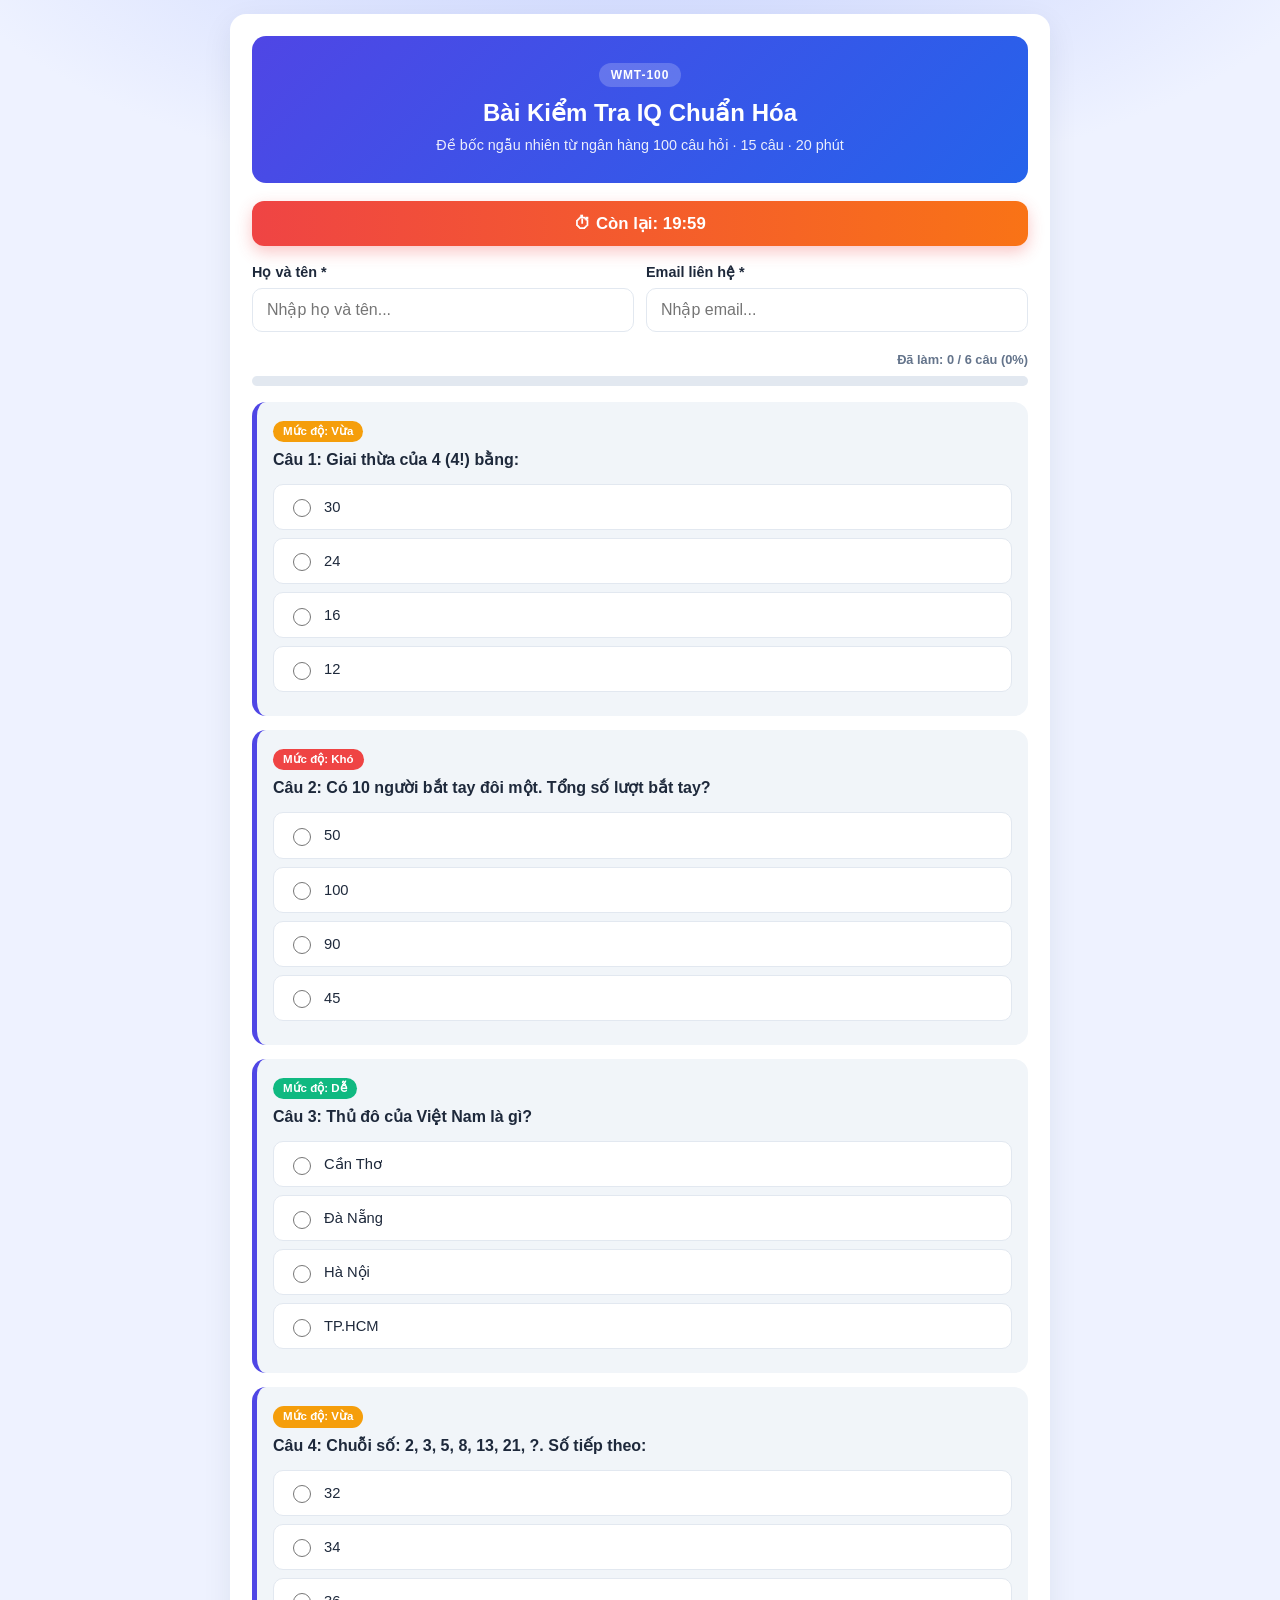
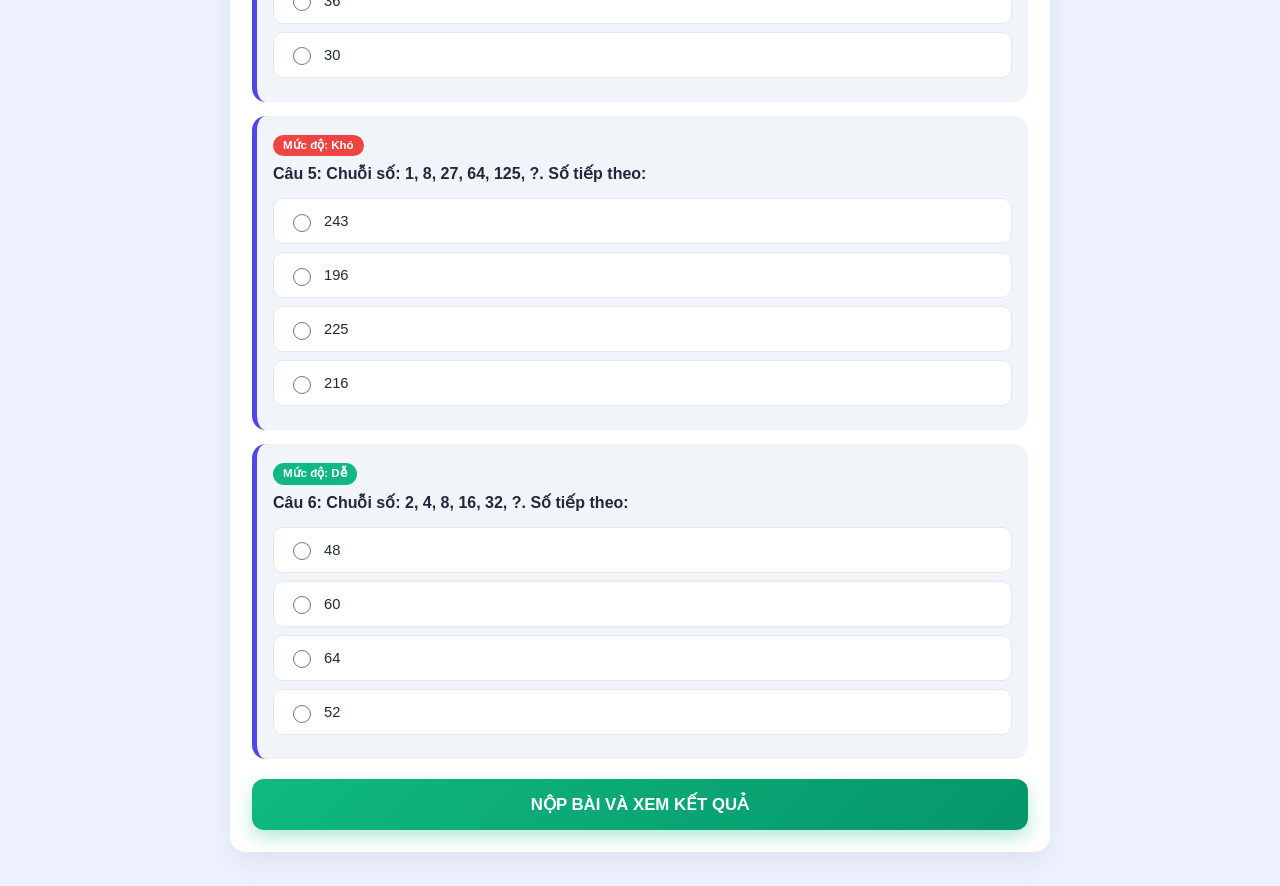
<file: index.html>
<!DOCTYPE html>
<html lang="vi">
<head>
<meta charset="UTF-8">
<meta name="viewport" content="width=device-width, initial-scale=1">
<title>Bài Kiểm Tra IQ WMT-100 & Tư Duy Sáng Tạo</title>
<link rel="stylesheet" href="style.css">
</head>
<body>
<main class="container">

  <section id="test1">
    <header class="hero">
      <span class="hero-tag">WMT-100</span>
      <h1>Bài Kiểm Tra IQ Chuẩn Hóa</h1>
      <p>Đề bốc ngẫu nhiên từ ngân hàng 100 câu hỏi · 15 câu · 20 phút</p>
    </header>

    <div class="timer" id="timer">⏱ Còn lại: <span id="time-display">20:00</span></div>

    <div id="result-screen" class="result" hidden>
      <h2>Hoàn thành bài thi IQ</h2>
      <p class="muted">Kết quả đã được gửi về hệ thống.</p>
      <div class="score-box">
        <div id="res-score" class="res-line"></div>
        <div id="res-iq" class="res-big"></div>
        <div id="res-class" class="res-class"></div>
        <div id="res-time" class="muted"></div>
      </div>
      <p class="muted"><em>▼ Vuốt xuống để xem đáp án chi tiết.</em></p>
    </div>

    <div id="quiz-form">
      <div class="card info">
        <div class="field"><label for="user_name">Họ và tên *</label>
          <input id="user_name" type="text" placeholder="Nhập họ và tên..." required></div>
        <div class="field"><label for="user_email">Email liên hệ *</label>
          <input id="user_email" type="email" placeholder="Nhập email..." required></div>
      </div>

      <div class="progress-text" id="progress-text"></div>
      <div class="progress"><div class="progress-bar" id="progress-bar"></div></div>

      <div id="questions-container"></div>
      <button class="btn" id="btn-submit1">NỘP BÀI VÀ XEM KẾT QUẢ</button>
    </div>
  </section>

  <div id="test2-launch" hidden>
    <button class="btn btn-purple" id="btn-start2">LÀM TEST 2 – CHỈ SỐ SÁNG TẠO CQ</button>
  </div>

  <section id="test2-wrapper" class="theme-purple" hidden>
    <header class="hero">
      <span class="hero-tag">TSD-Z</span>
      <h1>Trắc Nghiệm Chỉ Số Sáng Tạo (CQ)</h1>
      <p>Ngân hàng 100 câu · Mỗi lượt 32 câu ngẫu nhiên · 15 phút</p>
    </header>
    <p class="note"><strong>Lưu ý:</strong> Đây là bài trắc nghiệm mô phỏng các thành tố tư duy sáng tạo của TSD-Z (Urban), không phải biểu mẫu TSD-Z chính thức. TSD-Z chuẩn là bài vẽ, chấm theo 14 tiêu chí.</p>

    <div class="score-guide">
      <span><b>Thấp (A)</b><br>&lt; 16</span>
      <span><b>Dưới TB (B)</b><br>16–20</span>
      <span><b>Trung bình (C)</b><br>21–32</span>
    </div>

    <div class="timer" id="test2-timer">⏱ Còn lại: <span id="test2-time-display">15:00</span></div>
    <div class="progress-text" id="test2-progress-text"></div>
    <div class="progress"><div class="progress-bar" id="test2-progress-bar"></div></div>

    <div id="test2-questions-container"></div>
    <button class="btn btn-purple" id="btn-submit2">NỘP TEST 2 VÀ XEM KẾT QUẢ</button>

    <div id="test2-result" class="result" hidden>
      <div class="score-box">
        <h2>Kết quả Test 2</h2>
        <div id="test2-res-score" class="res-line"></div>
        <div id="test2-res-class" class="res-big"></div>
        <div id="test2-res-time" class="muted"></div>
      </div>
      <p class="muted">Chỉ phản ánh điểm bài trắc nghiệm mô phỏng, không phải chẩn đoán TSD-Z chuẩn hóa.</p>
    </div>
  </section>
</main>

<script src="data-iq.js"></script>
<script src="data-creative.js"></script>
<script src="script.js"></script>
</body>
</html>
</file>
<file: style.css>
:root{
  --primary:#4f46e5; --primary-2:#2563eb; --accent:#10b981; --danger:#ef4444; --warn:#f59e0b;
  --bg:#eef2ff; --card:#fff; --soft:#f1f5f9; --text:#1e293b; --muted:#64748b; --line:#e2e8f0;
  --radius:16px; --shadow:0 10px 30px rgba(30,41,59,.08);
}
.theme-purple{--primary:#7c3aed; --primary-2:#c026d3; --soft:#f5f3ff}
@media (prefers-color-scheme:dark){
  :root{--bg:#0f172a; --card:#1e293b; --soft:#273449; --text:#e2e8f0; --muted:#94a3b8; --line:#334155; --shadow:0 10px 30px rgba(0,0,0,.4)}
  .theme-purple{--soft:#2e2650}
  .note{background:#2e2650!important}
  .score-box{background:var(--soft)!important}
}
*{box-sizing:border-box}
html{scroll-behavior:smooth}
body{margin:0;padding:14px;color:var(--text);line-height:1.5;
  font-family:-apple-system,BlinkMacSystemFont,"Segoe UI",Roboto,Helvetica,Arial,sans-serif;
  background:radial-gradient(1200px 500px at 50% -100px,#c7d2fe 0%,transparent 60%),var(--bg);min-height:100vh}
.container{max-width:820px;margin:0 auto}
section{background:var(--card);border-radius:var(--radius);box-shadow:var(--shadow);padding:22px;margin-bottom:20px}
[hidden]{display:none!important}

.hero{text-align:center;color:#fff;padding:26px 18px;border-radius:14px;margin-bottom:18px;
  background:linear-gradient(135deg,var(--primary),var(--primary-2))}
.hero h1{margin:8px 0 4px;font-size:1.5rem}
.hero p{margin:0;opacity:.9;font-size:.9rem}
.hero-tag{display:inline-block;background:rgba(255,255,255,.2);padding:3px 12px;border-radius:99px;font-size:.75rem;font-weight:700;letter-spacing:.08em}

.timer{position:sticky;top:10px;z-index:50;text-align:center;font-weight:700;font-size:1.05rem;color:#fff;
  padding:10px;border-radius:12px;margin-bottom:16px;background:linear-gradient(90deg,#ef4444,#f97316);box-shadow:0 6px 16px rgba(239,68,68,.3)}
.theme-purple .timer{background:linear-gradient(90deg,var(--primary),var(--primary-2));box-shadow:0 6px 16px rgba(124,58,237,.3)}

.card.info{display:grid;gap:12px;grid-template-columns:1fr 1fr;margin-bottom:18px}
.field label{display:block;font-weight:600;font-size:.9rem;margin-bottom:5px}
.field input{width:100%;padding:12px 14px;border:1.5px solid var(--line);border-radius:10px;font-size:1rem;background:var(--card);color:var(--text);transition:.2s}
.field input:focus{outline:none;border-color:var(--primary);box-shadow:0 0 0 4px rgba(79,70,229,.15)}

.progress{height:10px;background:var(--line);border-radius:99px;overflow:hidden;margin-bottom:16px}
.progress-bar{height:100%;width:0;background:linear-gradient(90deg,var(--accent),#34d399);transition:width .3s}
.progress-text{text-align:right;font-size:.8rem;font-weight:700;color:var(--muted);margin-bottom:6px}

.q-card{background:var(--soft);border-radius:14px;padding:16px;margin-bottom:14px;border-left:5px solid var(--primary);transition:.25s}
.q-card.unanswered{border-left-color:var(--danger);background:rgba(239,68,68,.08)}
.q-title{font-weight:600;margin:6px 0 12px}
.badge{display:inline-block;padding:2px 10px;border-radius:99px;font-size:.72rem;color:#fff;font-weight:600;background:var(--primary)}
.badge.easy{background:#10b981}.badge.medium{background:var(--warn)}.badge.hard{background:var(--danger)}

.q-options label{display:flex;align-items:center;gap:10px;padding:11px 14px;margin-bottom:8px;cursor:pointer;
  background:var(--card);border:1.5px solid var(--line);border-radius:10px;font-size:.92rem;transition:.15s;-webkit-tap-highlight-color:transparent}
.q-options label:hover{border-color:var(--primary);transform:translateX(2px)}
.q-options label:has(input:checked){border-color:var(--primary);background:rgba(79,70,229,.1);font-weight:600}
.theme-purple .q-options label:has(input:checked){background:rgba(124,58,237,.12)}
.q-options input{width:18px;height:18px;flex-shrink:0;accent-color:var(--primary)}

.feedback{margin-top:8px;padding:9px 12px;border-radius:10px;font-size:.86rem;font-weight:600}
.feedback.ok{background:#d1fae5;color:#065f46}
.feedback.bad{background:#fee2e2;color:#991b1b}
.feedback b{color:#2563eb}

.btn{display:block;width:100%;margin-top:20px;padding:15px;border:0;border-radius:12px;color:#fff;font-size:1.05rem;font-weight:700;cursor:pointer;
  background:linear-gradient(135deg,var(--accent),#059669);box-shadow:0 8px 18px rgba(16,185,129,.3);transition:.2s}
.btn:hover{transform:translateY(-2px)}.btn:active{transform:none}
.btn-purple{background:linear-gradient(135deg,#7c3aed,#c026d3);box-shadow:0 8px 18px rgba(124,58,237,.3)}
#test2-launch{margin-bottom:20px}

.result{text-align:center;margin-bottom:20px}
.score-box{background:#eff6ff;border:1px solid #bfdbfe;border-radius:14px;padding:18px;margin:14px 0}
.res-line{font-size:1.05rem;font-weight:600}
.res-big{font-size:2.2rem;font-weight:800;margin:8px 0;background:linear-gradient(135deg,var(--primary),var(--primary-2));-webkit-background-clip:text;background-clip:text;color:transparent}
.res-class{font-weight:700;color:#059669}
.muted{color:var(--muted);font-size:.85rem}

.note{background:#f5f3ff;border-left:4px solid #7c3aed;padding:10px 12px;border-radius:8px;font-size:.85rem;margin:0 0 14px}
.score-guide{display:grid;grid-template-columns:repeat(3,1fr);gap:8px;margin-bottom:16px}
.score-guide span{background:var(--soft);border:1px solid var(--line);border-radius:10px;padding:8px;text-align:center;font-size:.82rem}

@media(max-width:600px){
  section{padding:14px}.card.info,.score-guide{grid-template-columns:1fr}.hero h1{font-size:1.25rem}
}
</file>
